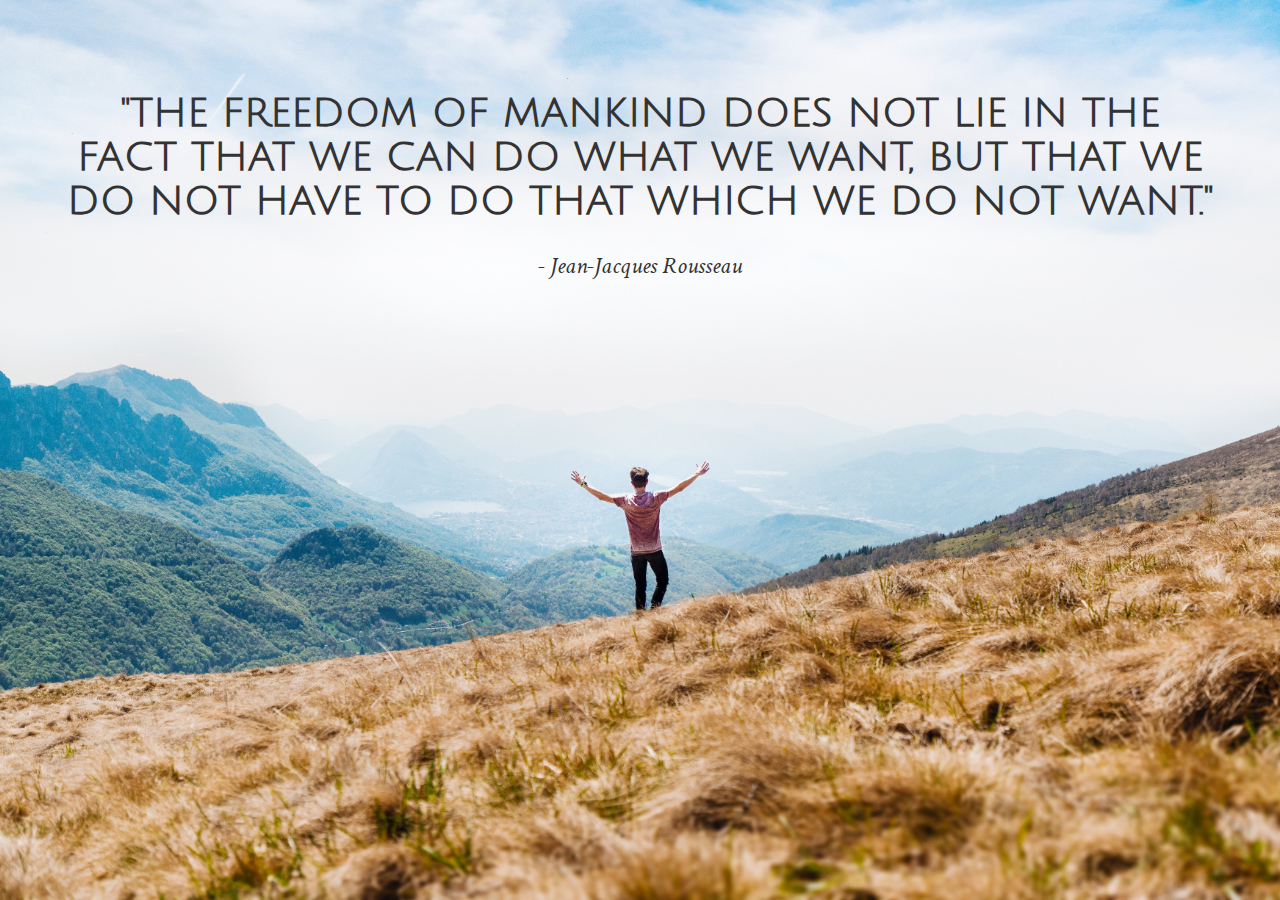
<file: index.html>
<!DOCTYPE html>
<html>
<head>
  <link href="https://fonts.googleapis.com/css?family=Crimson+Text|Julius+Sans+One" rel="stylesheet">
  <meta http-equiv="Content-Type" content="text/html; charset=utf-8">
  <title>Quote</title>
  <meta name="viewport" content="width=device-width, initial-scale=1">
  <link rel="stylesheet" type="text/css" href="main.css">
</head>
<body>
  
  <div class="container">
    <h1>"THE FREEDOM OF MANKIND DOES NOT LIE IN THE FACT THAT WE CAN DO WHAT WE WANT, BUT THAT WE DO NOT HAVE TO DO THAT WHICH WE DO NOT WANT."</h1>
    <p>- Jean-Jacques Rousseau</p>
  </div>
  
</body>
</html>
</file>
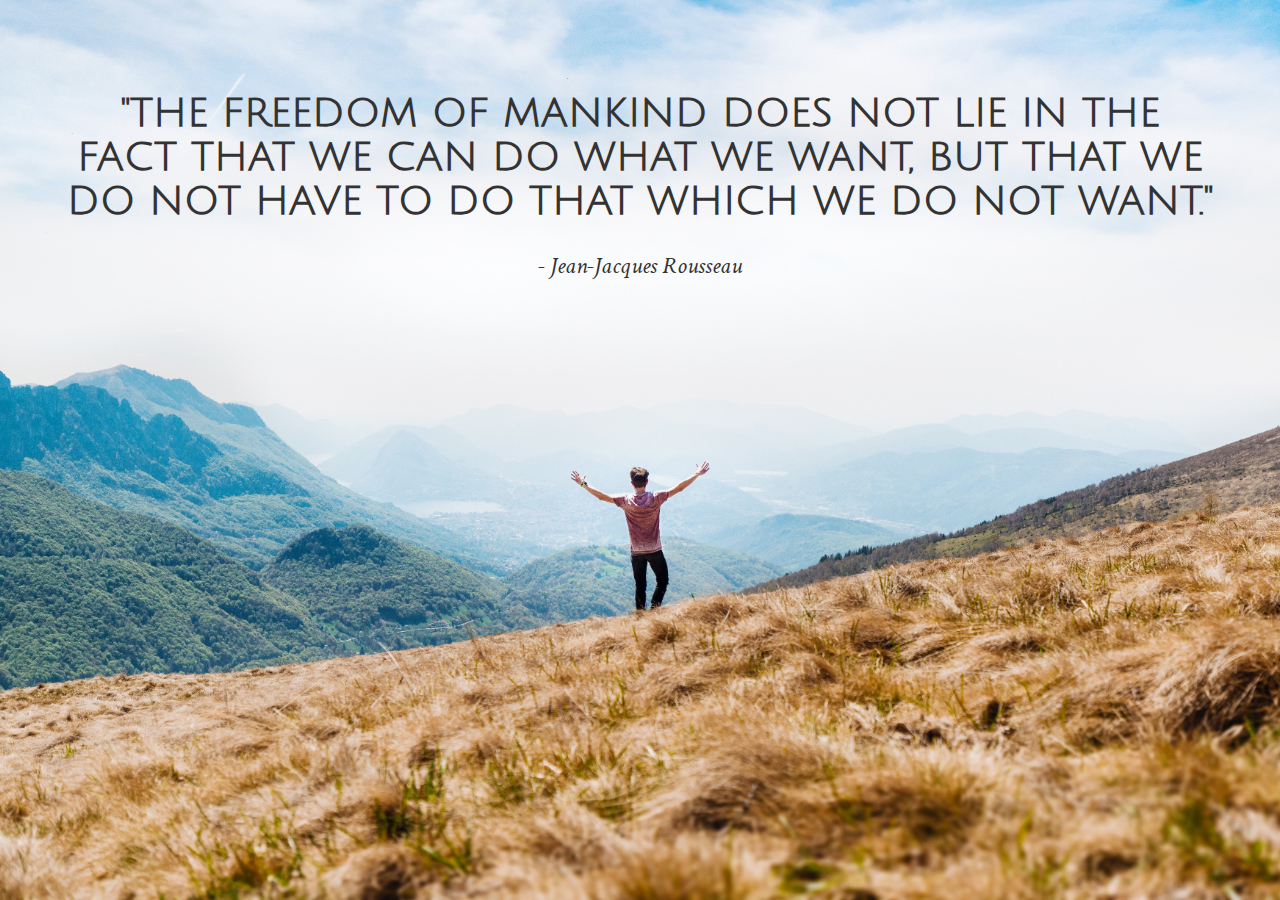
<file: simple-quote-page.html>
<!DOCTYPE html>
<html>
<head>
  <link href="https://fonts.googleapis.com/css?family=Crimson+Text|Julius+Sans+One" rel="stylesheet">
  <meta http-equiv="Content-Type" content="text/html; charset=utf-8">
  <title>Quote</title>
  <meta name="viewport" content="width=device-width, initial-scale=1">
  <link rel="stylesheet" type="text/css" href="simple-quote-page.css">
</head>
<body>
  
  <div class="container">
    <h1>"THE FREEDOM OF MANKIND DOES NOT LIE IN THE FACT THAT WE CAN DO WHAT WE WANT, BUT THAT WE DO NOT HAVE TO DO THAT WHICH WE DO NOT WANT."</h1>
    <p>- Jean-Jacques Rousseau</p>
  </div>
  
</body>
</html>
</file>
<file: main.css>
html, body {
  margin: 0;
  padding: 0;
}

body {
  width: 100%;
  height: 100vh;
  background:url('assets/freedom.jpg') no-repeat center;
  background-size: cover;
  color: #333;
}

.container {
  padding-top: 4rem;
  width: 90%;
  margin: 0 auto;
  text-align: center;
}

h1 {
  font-family: 'Julius Sans One', sans-serif;
  font-size: 2.5rem;
}

p {
  font-family: 'Crimson Text', serif;
  font-size: 1.5rem;
  font-style: italic;
}
</file>
<file: simple-quote-page.css>
html, body {
  margin: 0;
  padding: 0;
}

body {
  width: 100%;
  height: 100vh;
  background:url('assets/freedom.jpg') no-repeat center;
  background-size: cover;
  color: #333;
}

.container {
  padding-top: 4rem;
  width: 90%;
  margin: 0 auto;
  text-align: center;
}

h1 {
  font-family: 'Julius Sans One', sans-serif;
  font-size: 2.5rem;
}

p {
  font-family: 'Crimson Text', serif;
  font-size: 1.5rem;
  font-style: italic;
}
</file>
